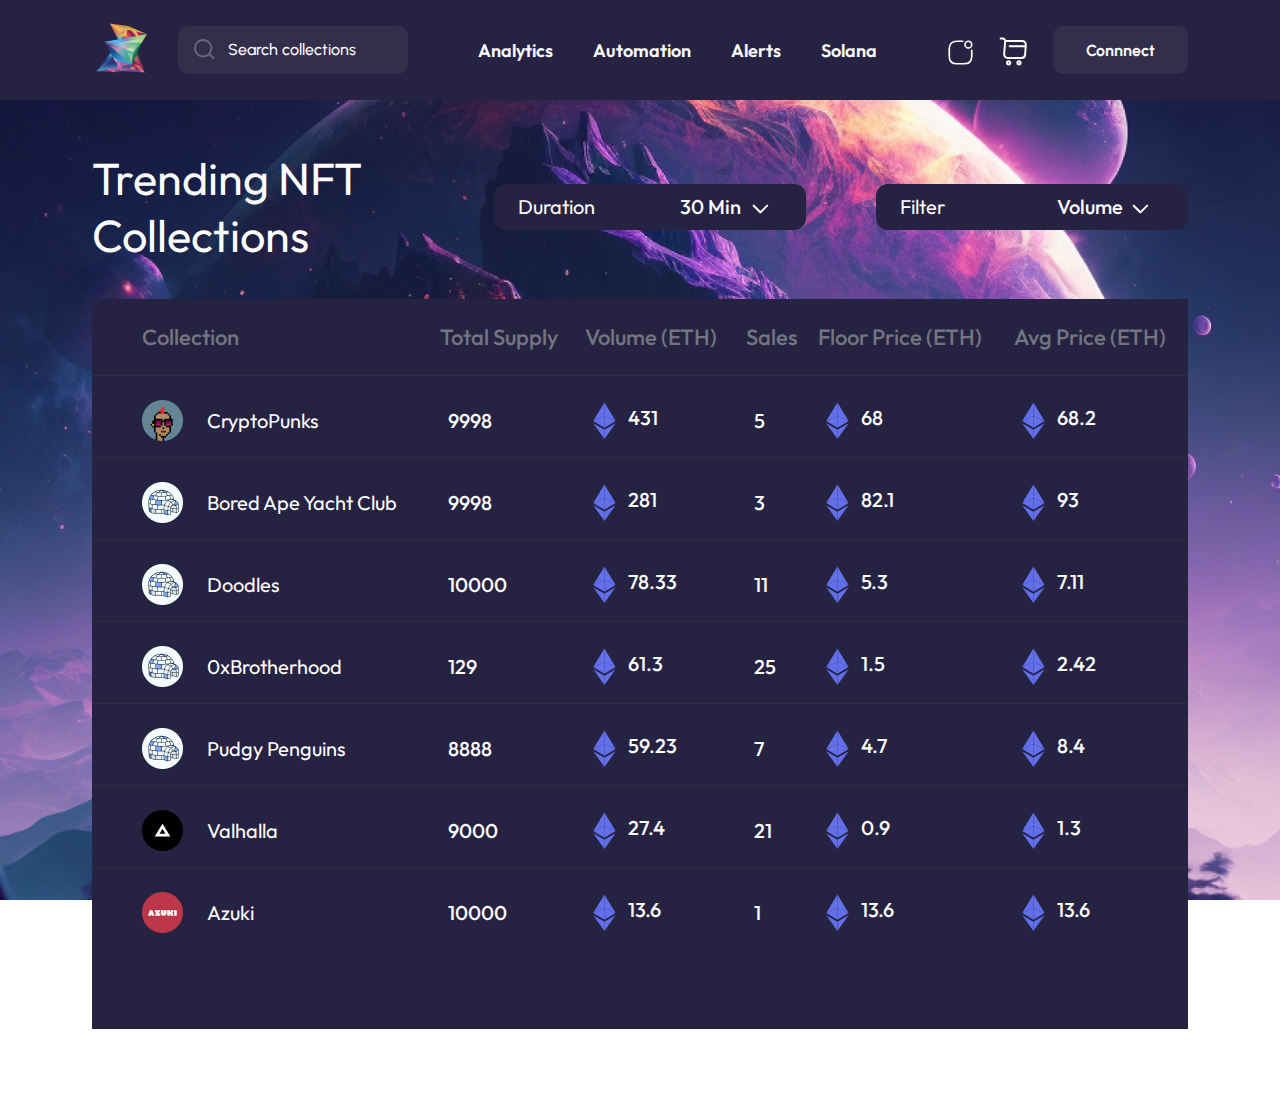
<file: index.html>
<!DOCTYPE html>
<html lang="zxx">
<head>
    <meta charset="utf-8">
    <meta name="author" content="motif">
    <meta name="description" content="">

    <!-- responsive tag -->
    <meta http-equiv="x-ua-compatible" content="ie=edge">
    <meta name="viewport" content="width=device-width, initial-scale=1">

    <!--favicon icon-->
    <link rel="icon" type="image/png" href="images/logos/fav-icon.png">

    <title>NFT</title>

    <!-- Inject:css -->
    <link rel="stylesheet" type="text/css" href="css/bootstrap.min.css">
    <link rel="stylesheet" type="text/css" href="css/fontawesome/css/fontawesome.min.css">
    <link rel="stylesheet" type="text/css" href="css/fontawesome/css/all.css">
    <link rel="stylesheet" type="text/css" href="css/owl-carousel/owl.carousel.min.css">
    <link rel="stylesheet" type="text/css" href="css/animate.css">
    <link rel="stylesheet" type="text/css" href="css/magnific-popup.css">
    <link rel="stylesheet" type="text/css" href="css/fancybox.min.css">
    <link rel="stylesheet" type="text/css" href="css/jquery.rprogessbar.min.css">
    <link rel="stylesheet" type="text/css" href="css/style.css"> <!-- Template Stylesheet -->
    <link rel="stylesheet" type="text/css" href="css/responsive.css">

    <!--[if lt IE 9]>
    <script src="https://oss.maxcdn.com/html5shiv/3.7.2/html5shiv.min.js"></script>
    <script src="https://oss.maxcdn.com/respond/1.4.2/respond.min.js"></script>
    <![endif]-->

</head>
<body>

    <!-- Header Start: nf is prefix -->
    <header class="nf-header">
        <div class="container">
            <div class="header-container">
                <div class="header-left">
                    <a href="#" class="logo">
                        <img src="./images/logo.png" alt="NFT">
                    </a>
                    <div class="search position-relative">
                        <img src="./images/icons/search.svg" alt="Search">
                        <input type="text" placeholder="Search collections"/>
                    </div>
                </div>
                <div class="nf-main-nav">
                    <div class="nav-menu">
                        <a href="#">Analytics</a>
                        <a href="#">Automation</a>
                        <a href="#">Alerts</a>
                        <a href="#">Solana</a>
                    </div>
                </div>
                <div class="header-right">
                    <span class="icon"><img src="./images/icons/notification.svg" alt="notification"></span>
                    <span class="icon"><img src="./images/icons/shopping-cart.svg" alt="cart"></span>
                    <a href="#" class="btn">Connnect</a>
                    <span class="nav-toggle d-lg-none">
                        <i class="fa-solid fa-bars"></i>
                    </span>
                </div>
            </div>
        </div>
    </header>
    <!-- Header End -->

    <main class="nf-main-content">
        
        <!-- NFT Collection -->
        <div class="nf-trnd-collection">
            <div class="container">
                <div class="row">
                    <div class="col-12">
                        <div class="table-toolbar">
                            <div class="sec-heading">
                                <h2>Trending NFT Collections</h2>
                            </div>
                            <div class="table-sorting-wpr">
								<div class="table-sorting-filter">
									<p>Duration</p>
									<select name="sort">
										<option value="1" selected="">30 Min</option>
										<option value="2" selected="">30 Min</option>
										<option value="3" selected="">30 Min</option>
										<option value="4" selected="">30 Min</option>
									</select>
								</div>
								<div class="table-sorting-filter">
									<p>Filter</p>
									<select name="sort">
										<option value="1" selected="">Volume</option>
										<option value="2" selected="">Volume</option>
										<option value="3" selected="">Volume</option>
										<option value="4" selected="">Volume</option>
									</select>
								</div>
							</div>
                        </div>
                    </div>
                    <div class="col-12">
                        <div class="nf-table-wpr">
                            <table class="nf-table table table-responsive mb-0">
                                <thead>
                                    <tr>
                                        <th>Collection</th>
                                        <th>Total Supply</th>
                                        <th>volume (ETH)</th>
                                        <th>Sales</th>
                                        <th>Floor Price (ETH)</th>
                                        <th>Avg Price (ETH)</th>
                                    </tr>
                                </thead>
                                <tbody>
                                    <tr>
                                        <td>
                                            <div class="d-flex align-items-center">
                                                <img src="./images/icons/crypto.png" alt="Crypto">
                                                <span class="crypto-name">CryptoPunks</span>
                                            </div>
                                        </td>
                                        <td>9998</td>
                                        <td>
                                            <div>
                                                <img src="./images/icons/etherium.svg" alt="etherium" class="me-2">
                                                <span>431</span>
                                            </div>
                                        </td>
                                        <td>5</td>
                                        <td>
                                            <div>
                                                <img src="./images/icons/etherium.svg" alt="etherium" class="me-2">
                                                <span>68</span>
                                            </div>
                                        </td>
                                        <td>
                                            <div>
                                                <img src="./images/icons/etherium.svg" alt="etherium" class="me-2">
                                                <span>68.2</span>
                                            </div>
                                        </td>
                                    </tr>
                                    <tr>
                                        <td>
                                            <div class="d-flex align-items-center">
                                                <img src="./images/icons/doodles.png" alt="doodles">
                                                <span class="crypto-name">Bored Ape Yacht Club</span>
                                            </div>
                                        </td>
                                        <td>9998</td>
                                        <td>
                                            <div>
                                                <img src="./images/icons/etherium.svg" alt="etherium" class="me-2">
                                                <span>281</span>
                                            </div>
                                        </td>
                                        <td>3</td>
                                        <td>
                                            <div>
                                                <img src="./images/icons/etherium.svg" alt="etherium" class="me-2">
                                                <span>82.1</span>
                                            </div>
                                        </td>
                                        <td>
                                            <div>
                                                <img src="./images/icons/etherium.svg" alt="etherium" class="me-2">
                                                <span>93</span>
                                            </div>
                                        </td>
                                    </tr>
                                    <tr>
                                        <td>
                                            <div class="d-flex align-items-center">
                                                <img src="./images/icons/doodles.png" alt="doodles">
                                                <span class="crypto-name">Doodles</span>
                                            </div>
                                        </td>
                                        <td>10000</td>
                                        <td>
                                            <div>
                                                <img src="./images/icons/etherium.svg" alt="etherium" class="me-2">
                                                <span>78.33</span>
                                            </div>
                                        </td>
                                        <td>11</td>
                                        <td>
                                            <div>
                                                <img src="./images/icons/etherium.svg" alt="etherium" class="me-2">
                                                <span>5.3</span>
                                            </div>
                                        </td>
                                        <td>
                                            <div>
                                                <img src="./images/icons/etherium.svg" alt="etherium" class="me-2">
                                                <span>7.11</span>
                                            </div>
                                        </td>
                                    </tr>
                                    <tr>
                                        <td>
                                            <div class="d-flex align-items-center">
                                                <img src="./images/icons/doodles.png" alt="doodles">
                                                <span class="crypto-name">0xBrotherhood</span>
                                            </div>
                                        </td>
                                        <td>129</td>
                                        <td>
                                            <div>
                                                <img src="./images/icons/etherium.svg" alt="etherium" class="me-2">
                                                <span>61.3</span>
                                            </div>
                                        </td>
                                        <td>25</td>
                                        <td>
                                            <div>
                                                <img src="./images/icons/etherium.svg" alt="etherium" class="me-2">
                                                <span>1.5</span>
                                            </div>
                                        </td>
                                        <td>
                                            <div>
                                                <img src="./images/icons/etherium.svg" alt="etherium" class="me-2">
                                                <span>2.42</span>
                                            </div>
                                        </td>
                                    </tr>
                                    <tr>
                                        <td>
                                            <div class="d-flex align-items-center">
                                                <img src="./images/icons/doodles.png" alt="doodles">
                                                <span class="crypto-name">Pudgy Penguins</span>
                                            </div>
                                        </td>
                                        <td>8888</td>
                                        <td>
                                            <div>
                                                <img src="./images/icons/etherium.svg" alt="etherium" class="me-2">
                                                <span>59.23</span>
                                            </div>
                                        </td>
                                        <td>7</td>
                                        <td>
                                            <div>
                                                <img src="./images/icons/etherium.svg" alt="etherium" class="me-2">
                                                <span>4.7</span>
                                            </div>
                                        </td>
                                        <td>
                                            <div>
                                                <img src="./images/icons/etherium.svg" alt="etherium" class="me-2">
                                                <span>8.4</span>
                                            </div>
                                        </td>
                                    </tr>
                                    <tr>
                                        <td>
                                            <div class="d-flex align-items-center">
                                                <img src="./images/icons/valhala.png" alt="valhala">
                                                <span class="crypto-name">Valhalla</span>
                                            </div>
                                        </td>
                                        <td>9000</td>
                                        <td>
                                            <div>
                                                <img src="./images/icons/etherium.svg" alt="etherium" class="me-2">
                                                <span>27.4</span>
                                            </div>
                                        </td>
                                        <td>21</td>
                                        <td>
                                            <div>
                                                <img src="./images/icons/etherium.svg" alt="etherium" class="me-2">
                                                <span>0.9</span>
                                            </div>
                                        </td>
                                        <td>
                                            <div>
                                                <img src="./images/icons/etherium.svg" alt="etherium" class="me-2">
                                                <span>1.3</span>
                                            </div>
                                        </td>
                                    </tr>
                                    <tr>
                                        <td>
                                            <div class="d-flex align-items-center">
                                                <img src="./images/icons/azuki.png" alt="azuki">
                                                <span class="crypto-name">Azuki</span>
                                            </div>
                                        </td>
                                        <td>10000</td>
                                        <td>
                                            <div>
                                                <img src="./images/icons/etherium.svg" alt="etherium" class="me-2">
                                                <span>13.6</span>
                                            </div>
                                        </td>
                                        <td>1</td>
                                        <td>
                                            <div>
                                                <img src="./images/icons/etherium.svg" alt="etherium" class="me-2">
                                                <span>13.6</span>
                                            </div>
                                        </td>
                                        <td>
                                            <div>
                                                <img src="./images/icons/etherium.svg" alt="etherium" class="me-2">
                                                <span>13.6</span>
                                            </div>
                                        </td>
                                    </tr>
                                </tbody>
                            </table>
                        </div>
                    </div>
                </div>
            </div>
        </div>
    </main>

    <!-- Footer Start -->
    
    <!-- Footer End -->

    <!-- scrollUp start here-->

    <!-- <div class="progress-wrap">
        <svg class="progress-circle svg-content" width="100%" height="100%" viewBox="-1 -1 102 102">
        <path d="M50,1 a49,49 0 0,1 0,98 a49,49 0 0,1 0,-98" />
        </svg>
    </div> -->
    
    <!-- Js files -->
    <script src="js/modernizr-3.5.0.min.js"></script>

    <script src="js/jquery.min.js"></script>
    <script src="js/popper.min.js"></script>
    <script src="js/bootstrap.min.js"></script>
    <script src="js/jquery.waypoints.min.js"></script>
    <script src="js/jquery.counterup.min.js"></script>
    <script src="js/wow.min.js"></script>
    <script src="js/owl.carousel.min.js"></script>
    <script src="js/jquery.appear.js"></script>
    <script src="js/jquery-asPieProgress.min.js"></script>
    <script src="js/jquery.magnific-popup.min.js"></script>
    <script src="js/backtotop.js"></script>
    <script src="js/fancybox.min.js"></script>
    <script src="js/jQuery.rProgressbar.min.js"></script>
    <script src="js/main.js"></script>

</body>
</html>
</file>
<file: css/style.css>
@charset "utf-8";

@import url('https://fonts.googleapis.com/css2?family=Outfit:wght@100;200;300;400;500;600;700;800;900&family=Urbanist:wght@100;200;300;500;600;700;800;900&display=swap');

:root {
    /* Color */
    --title-color: #ffffff;
    --text-light: #93989A;
    --primary-color: #262242;
    --secondary-color: rgba(153, 156, 162, 0.1);
    --white-color: #ffffff;

    /* Typography */
    --body-font: 'Outfit', sans-serif;
    --title-font: 'Outfit', sans-serif;
    --font-weight-normal: 400;
    --font-weight-medium: 500;
    --font-weight-semi-bold: 600;
    --font-weight-bold: 700;
    --font-weight-bolder: 900;

    /* Others */
    --transition: 0.3s;
}

/* -----------------------------------
    General CSS
-------------------------------------*/
html,
body {
    font-size: 16px;
    color: var(--white-color);
    font-family: var(--body-font);
    vertical-align: baseline;
    line-height: 32px;
    font-weight: var(--font-weight-bold);
}

body{
    background: url('../images/bg.png') no-repeat center bottom;
    background-size: cover;
    background-attachment: fixed;
}

.body-2{
    background: url('../images/bg-2.png') no-repeat center top;
    background-size: cover;
    background-attachment: fixed;
}

img {
    max-width: 100%;
    height: auto;

    -moz-user-select: none;
    -webkit-user-select: none;
    -ms-user-select: none;
    user-select: none;
    -webkit-user-drag: none;
    -webkit-touch-callout: none;
    backface-visibility: hidden;
}

[type="submit"] {
    cursor: pointer;
}

p {
    font-family: var(--body-font);
    color: var(--body-color);
    font-size: 16px;
    line-height: 30px;
    font-weight: var(--font-weight-normal);
    margin-bottom: 0;
}

h1,
h2,
h3,
h4,
h5,
h6 {
    font-family: var(--title-font);
    color: var(--title-color);
    font-weight: var(--font-weight-bold);
    margin-bottom: 0;
}

h1 {
    font-size: 72px;
    line-height: 88px;
}

h2 {
    font-size: 45px;
    line-height: 54px;
}

h3 {
    font-size: 30px;
    line-height: 42px;
}

h4 {
    font-size: 25px;
    line-height: 24px;
}

h5 {
    font-size: 32px;
    line-height: 38px;
}

h6 {
    font-size: 25px;
    line-height: 30px;
}

ul {
    margin: 0;
    padding: 0;
    list-style: none;
}

a {
    color: var(--white-color);
    text-decoration: none;
    transition: var(--transition);
    outline: none !important;
}

a:active,
a:hover {
    text-decoration: none;
    outline: 0 none;
    color: var(--primary-color);
}

.fix {
    overflow: hidden;
}

.no-marg {
    margin: 0;
}

pre {
    display: block;
    margin: 0 0 30px;
    padding: 9px;
    word-wrap: break-word;
    word-break: break-all;
    color: #333;
    border: 1px solid #ededed;
    border-radius: 0;
    background-color: #f9f9f9;
    font-size: 13px;
    line-height: 1.42857143;
}

blockquote {
    padding: 25px 35px;
    background: #f5f5f5;
    margin: 30px 0 30px 30px;
    box-shadow: -5px 0 #232323;
}

::-moz-selection {
    background: var(--primary-color);
    text-shadow: none;
    color: #ffffff;
}

::selection {
    background: var(--primary-color);
    text-shadow: none;
    color: #ffffff;
}

input[type="email"],
input[type="text"],
textarea,
input[type="phone"],
button {
    outline: none;
}

textarea{
    overflow: hidden;
}

.color-title {
    color: var(--primary-color);
}

.pt-100 {
    padding-top: 100px !important;
}

.pt-130 {
    padding-top: 130px !important;
}

.pt-200 {
    padding-top: 200px !important;
}

.pt-320 {
    padding-top: 320px !important;
}

.pb-170 {
    padding-bottom: 170px !important;
}

.pb-40 {
    padding-bottom: 40px !important;
}

.pb-112 {
    padding-bottom: 112px !important;
}

.pr-60{
    padding-right: 60px;
}

.mt-minus-90 {
    margin-top: -90px;
}

.mb-minus-90 {
    margin-bottom: -90px;
}

.mt-30 {
    margin-top: 30px !important;
}

.mt-40 {
    margin-top: 40px !important;
}

.mt-60 {
    margin-top: 60px !important;
}

.mb-10 {
    margin-bottom: 10px;
}

.mb-20 {
    margin-bottom: 20px;
}

.mb-40 {
    margin-bottom: 40px !important;
}

.mb-60 {
    margin-bottom: 60px;
}

.mb-50 {
    margin-bottom: 50px;
}

.mb-70 {
    margin-bottom: 70px !important;
}

.mt-100 {
    margin-top: 100px;
}

.scroll-mt-120{
    scroll-margin-top: 120px;
}

/* -----------------------------------
    Global Design
-------------------------------------*/

.sec-spacer {
    padding: 125px 0;
}

.sec-spacer-90 {
    padding: 90px 0;
}

.sec-spacer-top {
    padding-top: 150px;
}

.sec-spacer-top-85 {
    padding-top: 85px;
}

.sec-spacer-top-95 {
    padding-top: 95px;
}

.sec-spacer-bottom-75 {
    padding-bottom: 75px;
}

.sec-spacer-bottom-80 {
    padding-bottom: 80px;
}

.sec-spacer-bottom {
    padding-bottom: 125px;
}

.sec-spacer-bottom-100 {
    padding-bottom: 100px;
}

.sec-spacer-bottom-120 {
    padding-bottom: 120px;
}

.sec-spacer-bottom-130 {
    padding-bottom: 130px;
}

.btn{
    display: inline-block;
    width: max-content;
    height: 48px;
    color: var(--white-color);
    line-height: 48px;
    padding: 0;
}

.btn:hover{
    color: var(--white-color);
}

.btn:focus{
    box-shadow: none;
}

/* Header */

.nf-header{
    background-color: var(--primary-color);
    padding: 20px 0;
}

.header-container{
    position: relative;
    display: flex;
    justify-content: space-between;
    align-items: center;
}

.header-left{
    display: flex;
    align-items: center;
    gap: 24px;
}

.search input{
    width: 230px;
    font-size: 16px;
    font-family: 'Urbanist', sans-serif;
    font-weight: var(--font-weight-medium);
    line-height: 24px;
    color: var(--white-color);
    background-color: var(--secondary-color);
    border: 0;
    border-radius: 10px;
    outline: none;
    padding: 12px 12px 12px 50px;
}

.search input::placeholder{
    font-size: 16px;
    font-family: 'Urbanist', sans-serif;
    font-weight: var(--font-weight-medium);
    line-height: 24px;
    color: var(--white-color);
}

.search img{
    position: absolute;
    top: 13px;
    left: 16px;
}

.nav-menu{
    display: flex;
    justify-content: space-between;
    align-items: center;
    gap: 40px;
}

.nav-menu a{
    display: block;
    font-size: 18px;
    font-weight: var(--font-weight-semi-bold);
    line-height: 27px;
    text-transform: capitalize;
}

.header-right{
    display: flex;
    justify-content: space-between;
    align-items: center;
    gap: 24px;
}

.header-right .btn{
    width: max-content;
    font-size: 16px;
    font-family: 'Urbanist';
    font-weight: var(--font-weight-bold);
    background-color: var(--secondary-color);
    border-radius: 10px;
    padding: 0 32px;
}

/* NFT Collection  */

.nf-trnd-collection{
    margin-bottom: 70px;
}

/* Table Filter */

.table-toolbar{
    display: flex;
    justify-content: space-between;
    align-items: center;
    margin: 50px 0 35px;
}

.table-toolbar h2{
    font-weight: 400;
    font-size: 45px;
    line-height: 57px;
    text-transform: capitalize;
}

.table-sorting-wpr{
    display: flex;
    justify-content: space-between;
    align-items: center;
    gap: 70px;
}

.table-sorting-filter {
    width: 312px;
    display: flex;
    justify-content: space-between;
    align-items: center;
    background-color: var(--primary-color);
    border-radius: 12px;
    padding: 8px 0 8px 24px;
}

.table-sorting-filter p{
    font-weight: var(--font-weight-normal);
    font-size: 20px;
    line-height: 30px;
    text-transform: capitalize;
}

.table-sorting-filter select{
    -webkit-appearance: none;
    -moz-appearance: none;
    appearance: none;
    font-size: 20px;
    font-weight: var(--font-weight-medium);
    color: var(--white-color);
    line-height: 30px;
    text-transform: capitalize;
    background-color: transparent;
    border: 0;
    background-image: url("../images/icons/down.png");
    background-repeat: no-repeat;
    background-position-x: 70%;
    background-position-y: 12px;
    padding: 0 65px 0 16px;
    cursor: pointer;
}

.table-sorting-filter select.active {
    background-image: url("../images/icons/up.png");
}

.table-sorting-filter select:focus{
    outline: none;
}

.table-sorting-filter select option{
    background-color: var(--primary-color);
}

/* NFT Table */

.nf-table-wpr{
    background-color: var(--primary-color);
    padding-bottom: 80px;
}

table.nf-table th{
    min-width: max-content;
    font-size: 22px;
    font-weight: var(--font-weight-medium);
    color: var(--text-light);
    line-height: 28px;
    text-transform: capitalize;
    opacity: 0.71;
    border-bottom-color: #2B2E41 !important;
    padding: 24px 8px;
    white-space: nowrap;
}

table.nf-table td{
    font-size: 20px;
    font-weight: var(--font-weight-medium);
    color: var(--white-color);
    line-height: 25px;
    text-transform: capitalize;
    border-bottom: 1px solid #2B2E41;
    padding: 24px 8px 16px 16px;
    vertical-align: middle;
}

table.nf-table tbody tr:last-child td{
    border-bottom: 0;
}

td .crypto-name{
    display: inline-block;
    font-weight: var(--font-weight-normal);
    margin-left: 24px;
}

.nf-table::-webkit-scrollbar{
    height: 3px;
}

.nf-table::-webkit-scrollbar-track {
    background: var(--secondary-color);
}

.nf-table::-webkit-scrollbar-thumb {
    background: var(--primary-color);
}


/* NFT Table 2 */

table.nf-table-2 th{
    font-size: 18px;
    font-weight: var(--font-weight-semi-bold);
    line-height: 23px;
}

table.nf-table-2 td{
    padding: 12px 8px;
    border: 0;
}

td .has-img{
    width: max-content;
    display: flex;
    align-items: center;
}

.table.nf-table-2 td p.val{
    position: relative;
    font-size: 20px;
    font-weight: var(--font-weight-medium);
    line-height: 25px;
}

.table.nf-table-2 td .percent{
    position: absolute;
    font-size: 12px;
    font-weight: var(--font-weight-normal);
    line-height: 15px;
    margin-left: 12px;
}

td .percent.up{
    color: #A9EDB0;
}

td .percent.up::before{
    position: absolute;
    content: "+";
    left: -8px;
}

td .percent.down{
    color: #F8A3A3;
}

td .percent.down::before{
    position: absolute;
    content: "-";
    left: -8px;
}

.chart-container .chart{
    width: 100px !important;
    height: 70px !important;
}

.chart.area-chart{
    width: 110px;
}
</file>
<file: css/responsive.css>
/* Min Width 1600px */
@media only screen and (min-width: 1600px){
    .container{
        max-width: 1550px !important;
    }

    .search input{
        width: 375px !important;
    }

    .table-sorting-wpr{
        gap: 150px;
    }

    table.nf-table th:first-child{
        padding-left: 90px !important;
    }

    table.nf-table td:first-child{
        padding-left: 90px !important;
    }

    table.nf-table-2 td:first-child{
        padding-left: 80px !important;
    }
}

/* Min Width 1400px */
@media only screen and (min-width:1400px){

    .header-left{
        gap: 40px;
    }

    .search input{
        width: 290px;
    }

    .nav-menu{
        gap: 60px;
    }

    .header-right .btn{
        width: 200px;
        padding: 0;
    }

    .table-sorting-wpr{
        gap: 40px;
    }

}

/* Min Width 1200px */
@media only screen and (min-width:1200px){

    .container{
        max-width: calc(100% - 160px);
    }

    .trnd-collection-2 .container{
        max-width: calc(100% - 50px);
    }

    table.nf-table th:first-child{
        padding-left: 50px;
    }

    table.nf-table td:first-child{
        padding-left: 50px;
    }

}


/* Min Width 992px */

@media only screen and (min-width:992px){

    .nf-main-nav{
        display: block !important;
    }

}

/* Max Width 1199px */

@media only screen and (max-width:1199px){

    .header-left{
        gap: 16px;
    }

    .nav-menu{
        gap: 24px;
    }

    .header-right{
        gap: 16px;
    }

    .header-right .btn{
        padding: 0 24px;
    }

    .table-toolbar{
        flex-direction: column;
        align-items: flex-start;
        gap: 16px;
        margin: 32px 0;
    }

    .table-sorting-wpr{
        width: 100%;
        justify-content: space-between;
    }

    .nf-table-2{
        display: block;
    }
}

/* Max Width 1099px */
@media only screen and (max-width:1099px){

    .project-slider .project-content{
        margin-top: 112px;
    }

    .project-slider .owl-nav{
        left: 494px;
    }

    .project-slider .project-name{
        top: 20px;
        right: -254px;
        font-size: 60px;
    }
}

/* Max Width 1024px */
@media only screen and (max-width:1024px){

    .project-slider .project-content{
        margin-top: 100px;
    }

    .project-slider .owl-nav{
        left: 48%;
    }

    .project-slider .project-name{
        top: 10px;
    }
}

/* Max Width 991px */

@media only screen and (max-width:991px){

    .container{
        max-width: 90% !important;
    }

    .nf-table-wpr{
        padding-bottom: 50px;
    }

    table.nf-table{
        display: block;
    }

    /* Mobile Nav End */

    .nav-toggle{
        display: inline-block;
        width: 48px;
        height: 48px;
        background-color: var(--secondary-color);
        border-radius: 10px;
        text-align: center;
        line-height: 56px;
        cursor: pointer;
    }

    .nav-toggle i{
        font-size: 24px;
        text-indent: 2px;
    }

    .nf-main-nav{
        position: absolute;
        top: calc(100% + 20px);
        left: 0;
        display: none;
        width: 100%;
        background-color: var(--primary-color);
        border: 1px solid var(--white-color);
        padding: 8px 24px;
        z-index: 100;
    }

    .nav-menu{
        flex-direction: column;
        align-items: flex-start;
        gap: 0;
    }

    .nav-menu a{
        width: 100%;
        border-bottom: 1px dashed var(--secondary-color);
        padding: 8px 0;
    }

    .nav-menu a:last-child{
        border-bottom: 0;
    }

}

/* Max Width 767px */
@media only screen and (max-width:767px){

    .container{
        max-width: 95% !important;
    }

    .logo img{
        width: 40px;
    }

    .search img{
        width: 16px;
        top: 12px;
        left: 8px;
    }

    .search input{
        font-size: 14px;
        width: 200px;
        border-radius: 5px;
        padding: 8px 8px 8px 32px;
    }

    .search input::placeholder{
        font-size: 14px;
    }

    .header-right .icon img{
        width: 20px;
    }

    .header-right .btn{
        font-size: 14px;
        height: 40px;
        line-height: 40px;
        border-radius: 5px;
        padding: 0 16px;
    }

    .nav-toggle{
        width: 40px;
        height: 40px;
        line-height: 45px;
        border-radius: 5px;
    }

    .nav-toggle i{
        font-size: 20px;
    }

    .table-toolbar h2{
        font-size: 35px;
    }

    .table-sorting-filter p{
        font-size: 16px;
    }

    .table-sorting-filter select{
        font-size: 16px;
    }

    table.nf-table th,
    table.nf-table td{
        font-size: 16px;
    }
    
}

/* Max Width 575px */
@media only screen and (max-width:575px){

    .table-sorting-wpr{
        gap: 24px;
    }

    .table-sorting-filter{
        width: max-content;
    }
    
}

/* Max Width 480px */
@media only screen and (max-width:480px){
   
    .header-right .btn{
        display: none;
    }

}

/* Max Width 416px */

@media only screen and (max-width:416px){

    .search input{
        width: 150px;
    }

    .search input::placeholder{
        color: transparent;
    }

    .table-toolbar h2{
        font-size: 28px;
        line-height: 40px;
    }

    .table-sorting-wpr{
        gap: 16px;
    }

    .table-sorting-filter{
        padding: 8px 0 8px 16px;
        border-radius: 5px;
    }

    .table-sorting-filter select{
        background-position-x: 90%;
        padding-right: 32px;
    }

}

/* Max Width 390px */

@media only screen and (max-width:390px){

    .container{
        max-width: 100% !important;
    }
    
}

/* Max Width 380px */

@media only screen and (max-width:380px){

    .header-left,
    .header-right{
        gap: 8px;
    }

    .table-sorting-wpr{
        flex-wrap: wrap;
        justify-content: center;
    }
}

/* Max Width 320px */

@media only screen and (max-width:320px){

    
}
</file>
